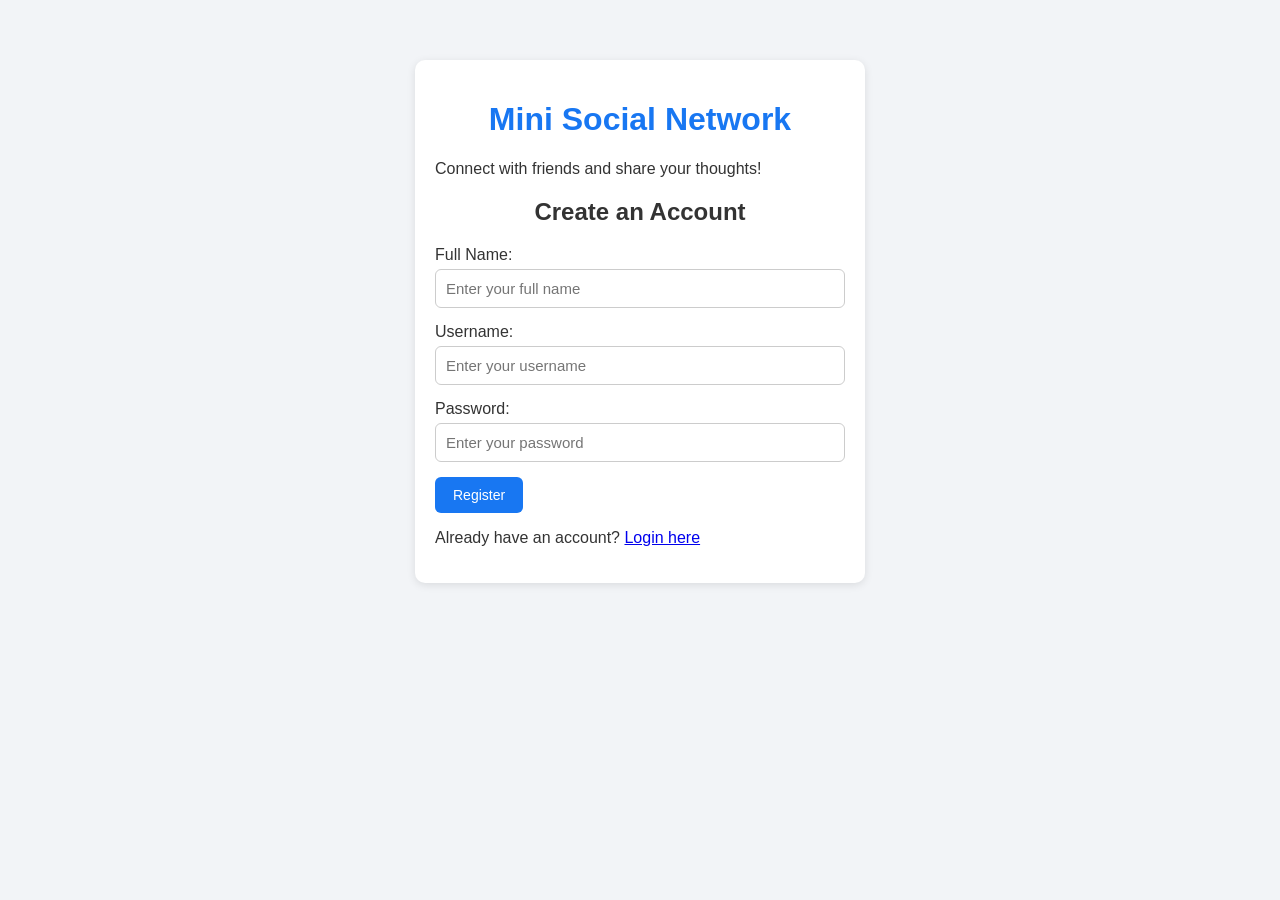
<file: index.html>
<!DOCTYPE html>
<html lang="en">
<head>
    <meta charset="UTF-8">
    <meta name="viewport" content="width=device-width, initial-scale=1.0">
    <title>Register - Mini Social Network</title>

    <link rel="stylesheet" href="style.css">
</head>

<body>

    <div class="auth-container">

        <div class="card">

            <h1>Mini Social Network</h1>

            <p>Connect with friends and share your thoughts!</p>

            <h2>Create an Account</h2>

            <form>

                <label for="fullname">Full Name:</label>
                <input
                    type="text"
                    id="fullname"
                    name="fullname"
                    placeholder="Enter your full name"
                    required
                >

                <label for="username">Username:</label>
                <input
                    type="text"
                    id="username"
                    name="username"
                    placeholder="Enter your username"
                    required
                >

                <label for="password">Password:</label>
                <input
                    type="password"
                    id="password"
                    name="password"
                    placeholder="Enter your password"
                    required
                >

                <button type="submit">Register</button>

            </form>

            <p>
                Already have an account?
                <a href="login.html">Login here</a>
            </p>

        </div>

    </div>

</body>
</html>
</file>
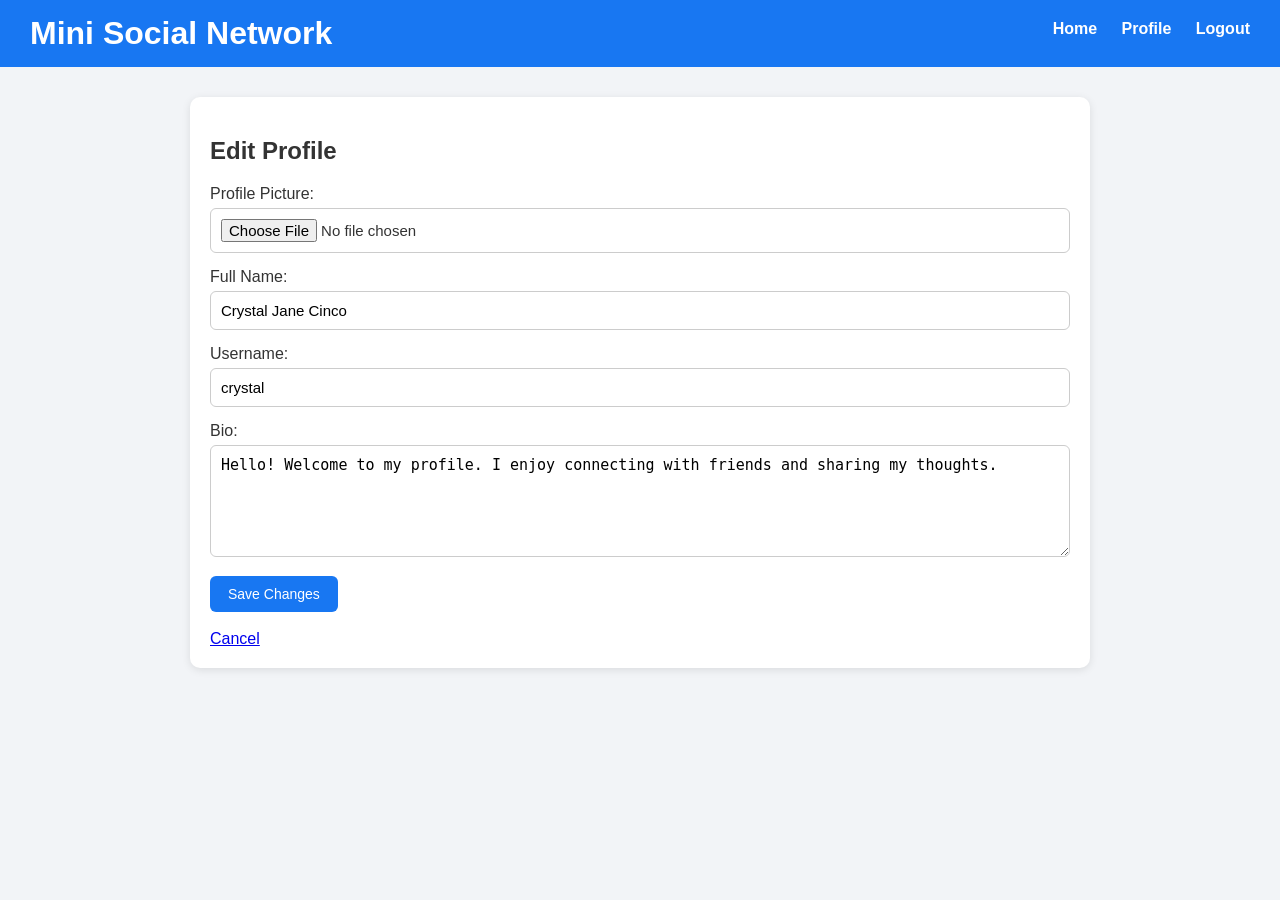
<file: edit-profile.html>
<!DOCTYPE html>
<html lang="en">

<head>
    <meta charset="UTF-8">
    <meta name="viewport" content="width=device-width, initial-scale=1.0">

    <title>Edit Profile - Mini Social Network</title>

    <link rel="stylesheet" href="style.css">
</head>

<body>

    <!-- HEADER -->

    <header>

        <h1>Mini Social Network</h1>

        <nav>
            <a href="newsfeed.html">Home</a>
            <a href="profile.html">Profile</a>
            <a href="login.html">Logout</a>
        </nav>

    </header>


    <!-- EDIT PROFILE -->

    <main class="container">

        <div class="card">

            <h2>Edit Profile</h2>

            <form>

                <!-- PROFILE PICTURE -->

                <label for="profile-picture">
                    Profile Picture:
                </label>

                <input
                    type="file"
                    id="profile-picture"
                    name="profile-picture"
                    accept="image/*"
                >


                <!-- FULL NAME -->

                <label for="fullname">
                    Full Name:
                </label>

                <input
                    type="text"
                    id="fullname"
                    name="fullname"
                    value="Crystal Jane Cinco"
                    required
                >


                <!-- USERNAME -->

                <label for="username">
                    Username:
                </label>

                <input
                    type="text"
                    id="username"
                    name="username"
                    value="crystal"
                    required
                >


                <!-- BIO -->

                <label for="bio">
                    Bio:
                </label>

                <textarea
                    id="bio"
                    name="bio"
                    rows="5"
                    placeholder="Write something about yourself..."
                >Hello! Welcome to my profile. I enjoy connecting with friends and sharing my thoughts.</textarea>


                <!-- SAVE -->

                <button type="submit">
                    Save Changes
                </button>

            </form>


            <br>

            <a href="profile.html">
                Cancel
            </a>

        </div>

    </main>

</body>

</html>
</file>
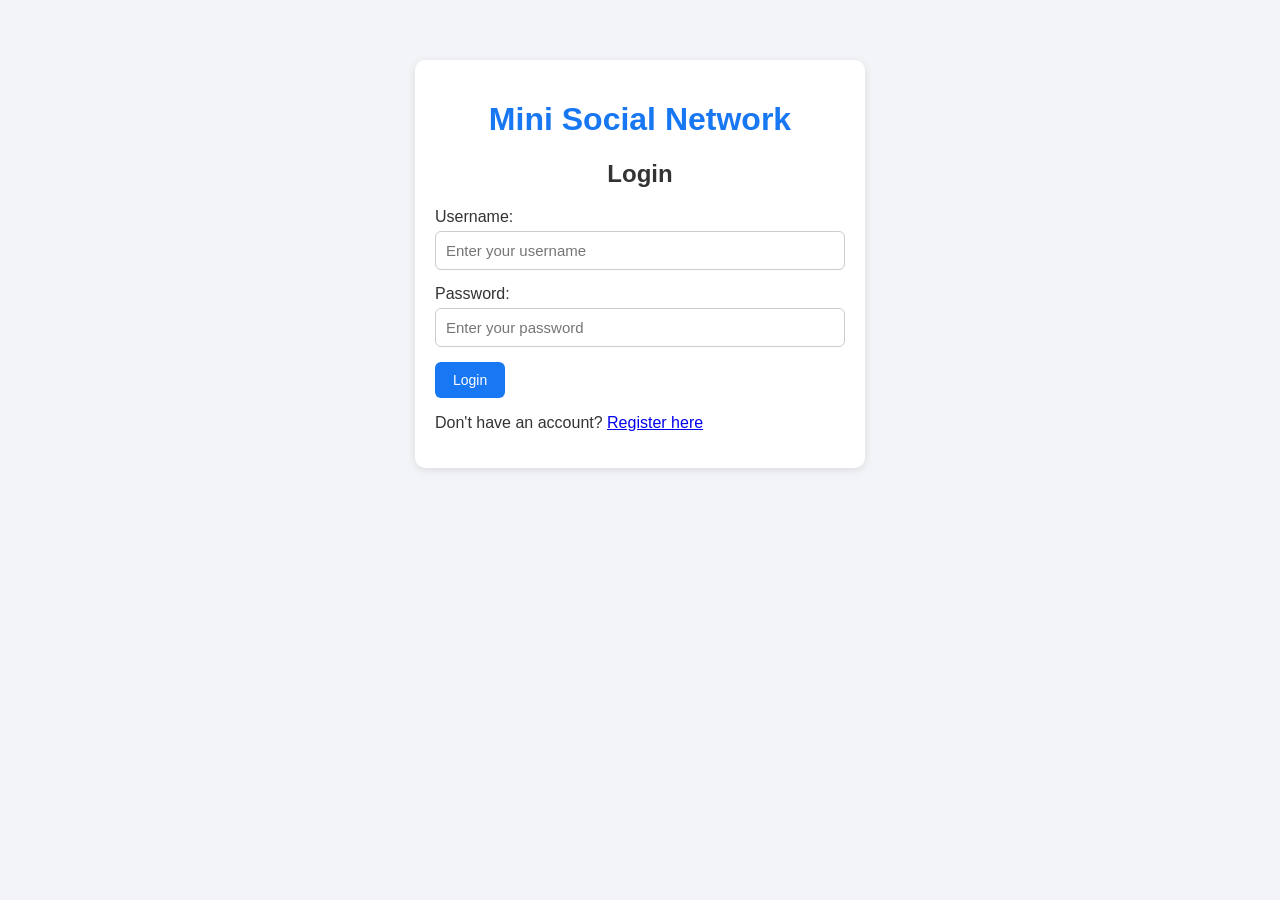
<file: login.html>
<!DOCTYPE html>
<html lang="en">
<head>
    <meta charset="UTF-8">
    <meta name="viewport" content="width=device-width, initial-scale=1.0">
    <title>Login - Mini Social Network</title>

    <link rel="stylesheet" href="style.css">
</head>

<body>

    <div class="auth-container">

        <div class="card">

            <h1>Mini Social Network</h1>

            <h2>Login</h2>

            <form>

                <label for="username">Username:</label>
                <input
                    type="text"
                    id="username"
                    name="username"
                    placeholder="Enter your username"
                    required
                >

                <label for="password">Password:</label>
                <input
                    type="password"
                    id="password"
                    name="password"
                    placeholder="Enter your password"
                    required
                >

                <button type="submit">Login</button>

            </form>

            <p>
                Don't have an account?
                <a href="index.html">Register here</a>
            </p>

        </div>

    </div>

</body>
</html>
</file>
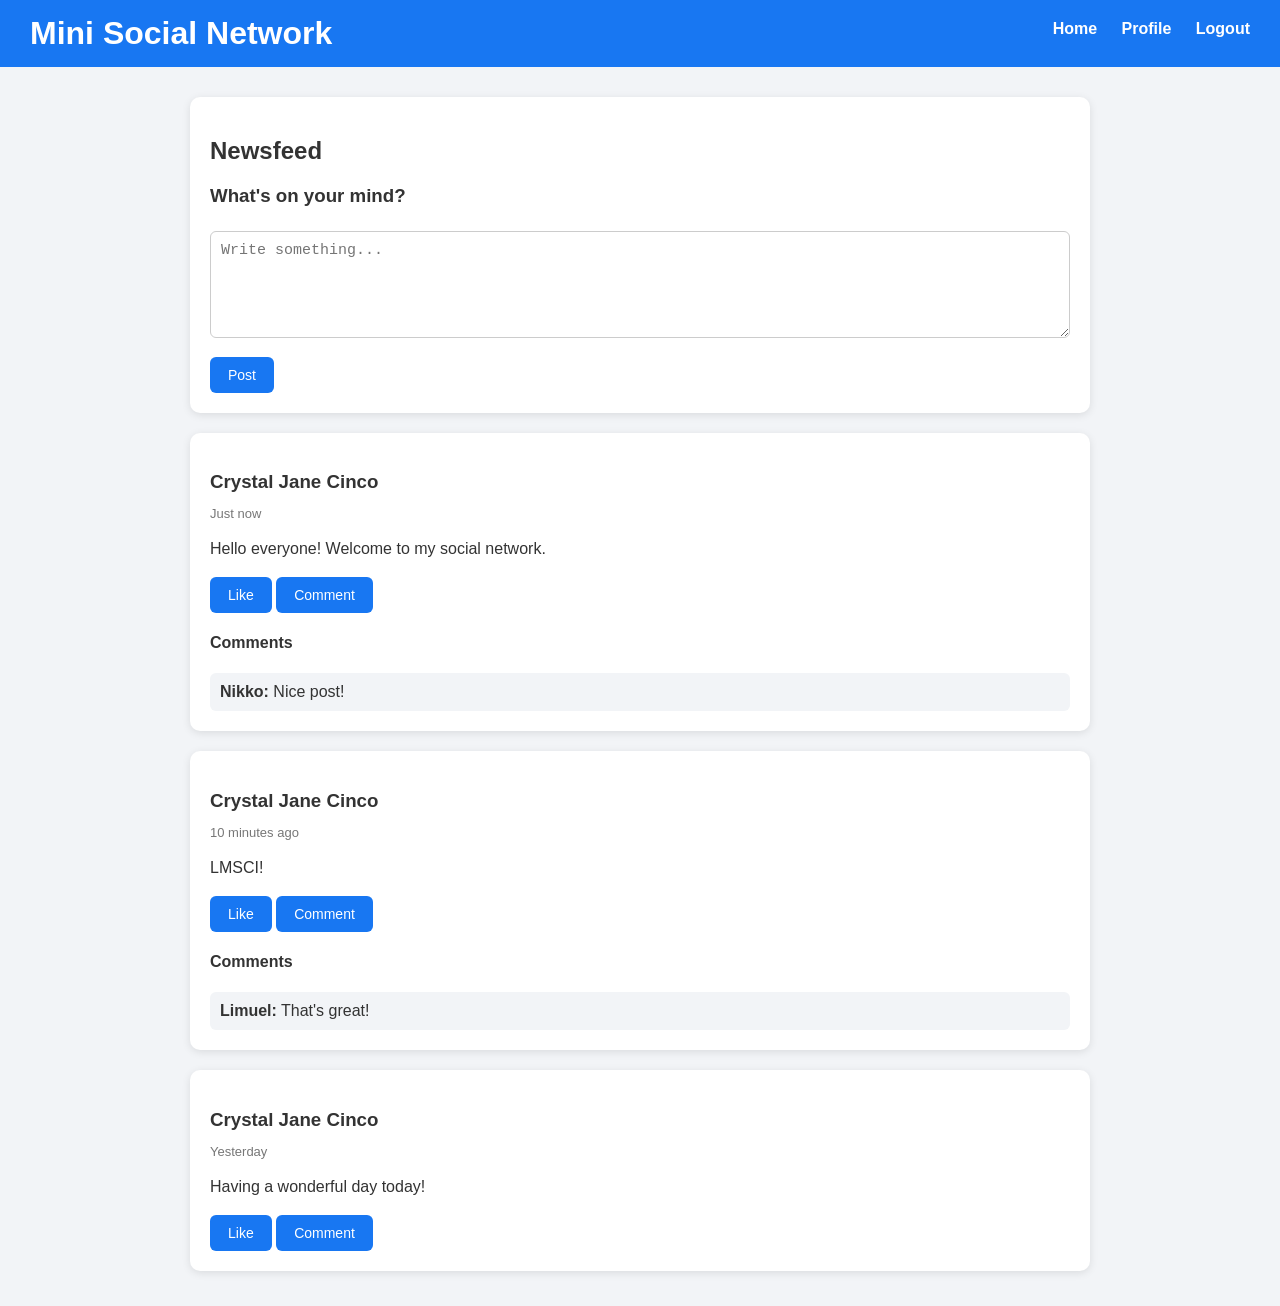
<file: newsfeed.html>
<!DOCTYPE html>
<html lang="en">
<head>
    <meta charset="UTF-8">
    <meta name="viewport" content="width=device-width, initial-scale=1.0">

    <title>Newsfeed - Mini Social Network</title>

    <link rel="stylesheet" href="style.css">
</head>

<body>

    <header>

        <h1>Mini Social Network</h1>

        <nav>
            <a href="newsfeed.html">Home</a>
            <a href="profile.html">Profile</a>
            <a href="login.html">Logout</a>
        </nav>

    </header>


    <main class="container">

        <div class="card">

            <h2>Newsfeed</h2>

            <h3>What's on your mind?</h3>

            <form>

                <textarea
                    name="content"
                    rows="5"
                    placeholder="Write something..."
                    required
                ></textarea>

                <button type="submit">Post</button>

            </form>

        </div>

        <div class="post">

            <h3>Crystal Jane Cinco</h3>

            <p class="post-time">Just now</p>

            <p class="post-content">
                Hello everyone! Welcome to my social network.
            </p>

            <button>Like</button>

            <button>Comment</button>

            <h4>Comments</h4>

            <div class="comment">

                <strong>Nikko:</strong>

                Nice post!

            </div>

        </div>

        <div class="post">

            <h3>Crystal Jane Cinco</h3>

            <p class="post-time">10 minutes ago</p>

            <p class="post-content">
                LMSCI!
            </p>

            <button>Like</button>

            <button>Comment</button>

            <h4>Comments</h4>

            <div class="comment">

                <strong>Limuel:</strong>

                That's great!

            </div>

        </div>

        <div class="post">

            <h3>Crystal Jane Cinco</h3>

            <p class="post-time">Yesterday</p>

            <p class="post-content">
                Having a wonderful day today!
            </p>

            <button>Like</button>

            <button>Comment</button>

        </div>

    </main>

</body>
</html>
</file>
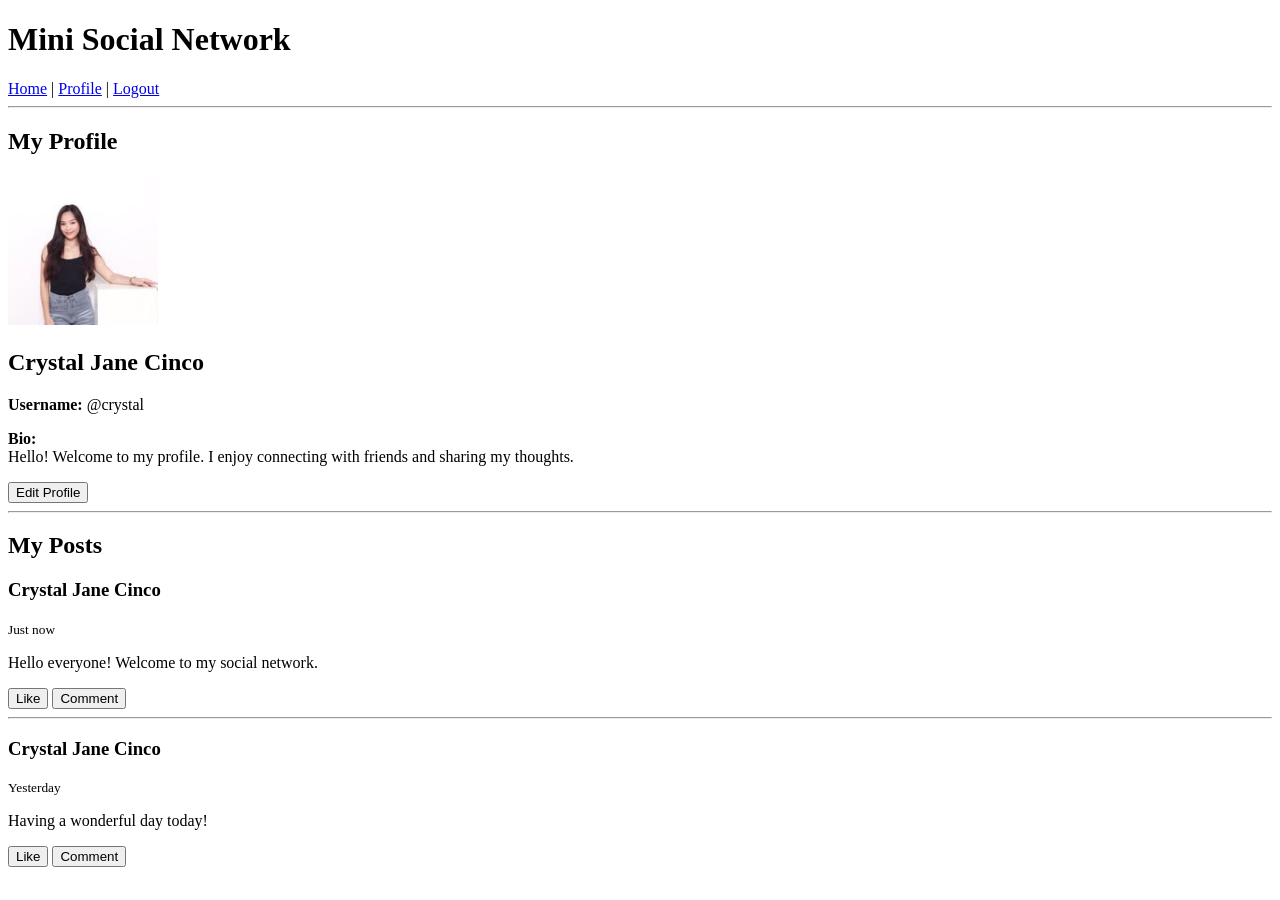
<file: profile.html>
<!DOCTYPE html>
<html lang="en">
<head>
    <meta charset="UTF-8">
    <meta name="viewport" content="width=device-width, initial-scale=1.0">
    <title>Profile - Mini Social Network</title>
</head>

<body>

    <h1>Mini Social Network</h1>

    <nav>
        <a href="newsfeed.html">Home</a> |
        <a href="profile.html">Profile</a> |
        <a href="login.html">Logout</a>
    </nav>

    <hr>

    <h2>My Profile</h2>

    <!-- Profile Picture -->
    <img src="profile/806466730_122287428908161364_7858579231205330900_n.jpg"
         alt="Profile Picture"
         width="150"
         height="150">

    <h2>Crystal Jane Cinco</h2>

    <p><strong>Username:</strong> @crystal</p>

    <p>
        <strong>Bio:</strong><br>
        Hello! Welcome to my profile.
        I enjoy connecting with friends and sharing my thoughts.
    </p>

    <a href="edit-profile.html">
        <button>Edit Profile</button>
    </a>

    <hr>

    <h2>My Posts</h2>

    <!-- Post 1 -->
    <h3>Crystal Jane Cinco</h3>

    <small>Just now</small>

    <p>
        Hello everyone! Welcome to my social network.
    </p>

    <button>Like</button>
    <button>Comment</button>

    <hr>

    <!-- Post 2 -->
    <h3>Crystal Jane Cinco</h3>

    <small>Yesterday</small>

    <p>
        Having a wonderful day today!
    </p>

    <button>Like</button>
    <button>Comment</button>

</body>
</html>
</file>
<file: style.css>
* {
    box-sizing: border-box;
}

body {
    margin: 0;
    font-family: Arial, sans-serif;
    background-color: #f2f4f7;
    color: #333;
}

header {
    background-color: #1877f2;
    color: white;
    padding: 15px 30px;
}

header h1 {
    margin: 0;
    display: inline-block;
}

nav {
    float: right;
    margin-top: 5px;
}

nav a {
    color: white;
    text-decoration: none;
    margin-left: 20px;
    font-weight: bold;
}

nav a:hover {
    text-decoration: underline;
}




.container {
    width: 90%;
    max-width: 900px;
    margin: 30px auto;
}

.card {
    background-color: white;
    padding: 20px;
    margin-bottom: 20px;
    border-radius: 10px;
    box-shadow: 0 2px 8px rgba(0, 0, 0, 0.1);
}

input,
textarea {
    width: 100%;
    padding: 10px;
    margin-top: 5px;
    margin-bottom: 15px;
    border: 1px solid #ccc;
    border-radius: 6px;
    font-size: 15px;
}

textarea {
    resize: vertical;
}

button {
    background-color: #1877f2;
    color: white;
    border: none;
    padding: 10px 18px;
    border-radius: 6px;
    cursor: pointer;
    font-size: 14px;
}

button:hover {
    background-color: #0d65d9;
}

.profile-picture {
    width: 150px;
    height: 150px;
    border-radius: 50%;
    object-fit: cover;
    display: block;
    margin-bottom: 15px;
}

.username {
    color: #777;
}

.bio {
    line-height: 1.6;
}

.post {
    background-color: white;
    padding: 20px;
    margin-bottom: 20px;
    border-radius: 10px;
    box-shadow: 0 2px 8px rgba(0, 0, 0, 0.1);
}

.post h3 {
    margin-bottom: 5px;
}

.post-time {
    color: #777;
    font-size: 13px;
}

.post-content {
    margin: 15px 0;
    line-height: 1.6;
}

.comment {
    background-color: #f2f4f7;
    padding: 10px;
    margin-top: 10px;
    border-radius: 6px;
}

.auth-container {
    width: 90%;
    max-width: 450px;
    margin: 60px auto;
}

.auth-container h1 {
    text-align: center;
    color: #1877f2;
}

.auth-container h2 {
    text-align: center;
}

@media (max-width: 600px) {

    header {
        padding: 15px;
    }

    header h1 {
        display: block;
        margin-bottom: 10px;
    }

    nav {
        float: none;
    }

    nav a {
        margin-left: 0;
        margin-right: 15px;
    }

    .container {
        width: 95%;
        margin-top: 20px;
    }
}
</file>
